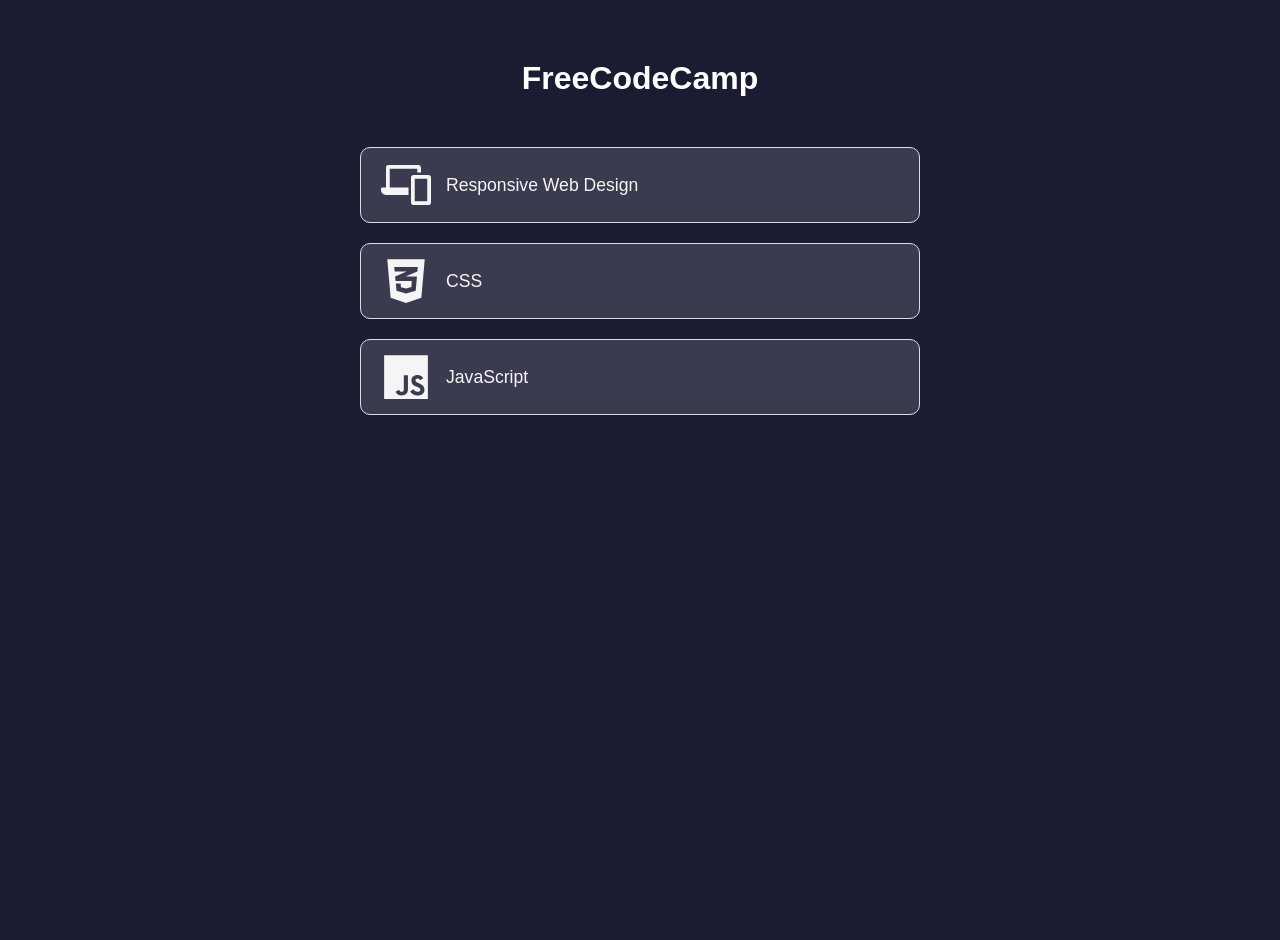
<file: index.html>
<!DOCTYPE html>
<html lang="en">
  <head>
    <meta charset="UTF-8">
    <meta name="viewport" content="width=device-width, initial-scale=1">
    <link rel="stylesheet" href="./public/css/styles.css">
    <title>FreeCodeCamp Projects</title>
  </head>
  <body>
    <main class="container">
      <h1>FreeCodeCamp</h1>
      <div>
        <ul class="project-list">
          <li>
            <a class="btn" href="./src/Components/courses/responsive-web-design.html">
              <div class="image">
                <svg aria-hidden="true" viewBox="0 0 640 512" xmlns="http://www.w3.org/2000/svg" class="map-icon">
                  <path d="M112 48h352v48h48V32a32.09 32.09 0 00-32-32H96a32.09 32.09 0 00-32 32v256H16a16 16 0 00-16 16v16a64.14 64.14 0 0063.91 64H352v-96H112zm492 80H420a36 36 0 00-36 36v312a36 36 0 0036 36h184a36 36 0 0036-36V164a36 36 0 00-36-36zm-12 336H432V176h160z"/>
                </svg>
                <div class="text">Responsive Web Design</div>
              </div>
            </a>
          </li>
          <li>
            <a class="btn" href="./src/Components/courses/css.html">
              <div class="image">
                <svg xmlns="http://www.w3.org/2000/svg" viewBox="0 0 384 512" class="map-icon">
                  <path d="M0 32l34.9 395.8L192 480l157.1-52.2L384 32H0zm313.1 80l-4.8 47.3L193 208.6l-.3 .1h111.5l-12.8 146.6-98.2 28.7-98.8-29.2-6.4-73.9h48.9l3.2 38.3 52.6 13.3 54.7-15.4 3.7-61.6-166.3-.5v-.1l-.2 .1-3.6-46.3L193.1 162l6.5-2.7H76.7L70.9 112h242.2z"></path>
                </svg>
                <div class="text">CSS</div>
              </div>
            </a>
          </li>
          <li>
            <a class="btn" href="./src/Components/courses/javascript.html">
              <div class="image">
                <svg aria-hidden="true" viewBox="0 0 448 512" xmlns="http://www.w3.org/2000/svg" class="map-icon">
                  <path d="M0 32v448h448V32H0zm243.8 349.4c0 43.6-25.6 63.5-62.9 63.5-33.7 0-53.2-17.4-63.2-38.5l34.3-20.7c6.6 11.7 12.6 21.6 27.1 21.6 13.8 0 22.6-5.4 22.6-26.5V237.7h42.1v143.7zm99.6 63.5c-39.1 0-64.4-18.6-76.7-43l34.3-19.8c9 14.7 20.8 25.6 41.5 25.6 17.4 0 28.6-8.7 28.6-20.8 0-14.4-11.4-19.5-30.7-28l-10.5-4.5c-30.4-12.9-50.5-29.2-50.5-63.5 0-31.6 24.1-55.6 61.6-55.6 26.8 0 46 9.3 59.8 33.7L368 290c-7.2-12.9-15-18-27.1-18-12.3 0-20.1 7.8-20.1 18 0 12.6 7.8 17.7 25.9 25.6l10.5 4.5c35.8 15.3 55.9 31 55.9 66.2 0 37.8-29.8 58.6-69.7 58.6z"/>
                </svg>
                <div class="text">JavaScript</div>
              </div>
            </a>
          </li>
        </ul>
      </div>
    </main>
  </body>
</html>
</file>
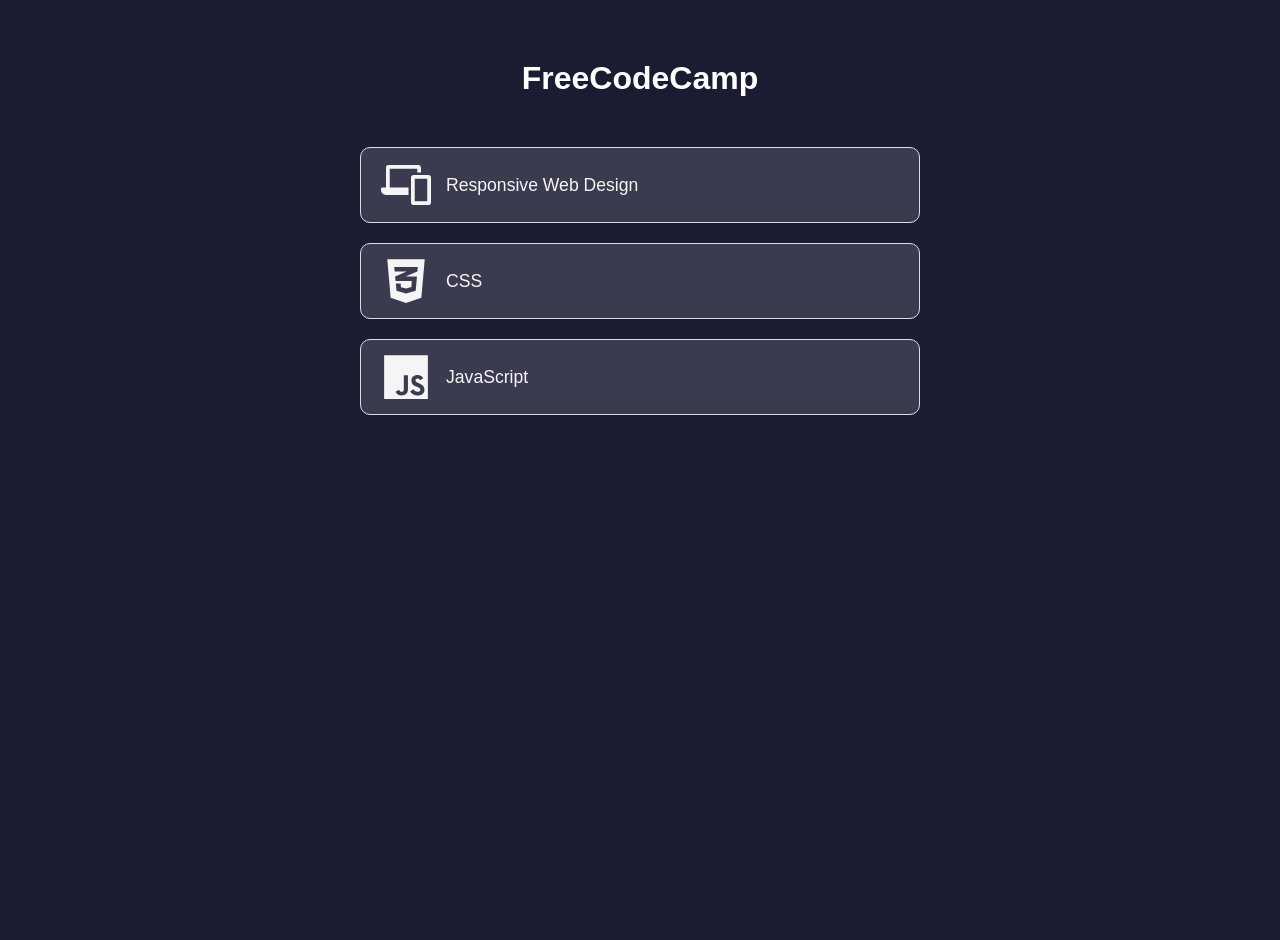
<file: src/index.html>
<!DOCTYPE html>
<html lang="en">
  <head>
    <meta charset="UTF-8">
    <meta name="viewport" content="width=device-width, initial-scale=1">
    <link rel="stylesheet" href="../public/css/styles.css">
    <title>FreeCodeCamp Projects</title>
  </head>
  <body>
    <main class="container">
      <h1>FreeCodeCamp</h1>
      <div>
        <ul class="project-list">
          <li>
            <a class="btn" href="./Components/courses/responsive-web-design.html">
              <div class="image">
                <svg aria-hidden="true" viewBox="0 0 640 512" xmlns="http://www.w3.org/2000/svg" class="map-icon">
                  <path d="M112 48h352v48h48V32a32.09 32.09 0 00-32-32H96a32.09 32.09 0 00-32 32v256H16a16 16 0 00-16 16v16a64.14 64.14 0 0063.91 64H352v-96H112zm492 80H420a36 36 0 00-36 36v312a36 36 0 0036 36h184a36 36 0 0036-36V164a36 36 0 00-36-36zm-12 336H432V176h160z"/>
                </svg>
                <div class="text">Responsive Web Design</div>
              </div>
            </a>
          </li>
          <li>
            <a class="btn" href="./Components/courses/css.html">
              <div class="image">
                <svg xmlns="http://www.w3.org/2000/svg" viewBox="0 0 384 512" class="map-icon">
                  <path d="M0 32l34.9 395.8L192 480l157.1-52.2L384 32H0zm313.1 80l-4.8 47.3L193 208.6l-.3 .1h111.5l-12.8 146.6-98.2 28.7-98.8-29.2-6.4-73.9h48.9l3.2 38.3 52.6 13.3 54.7-15.4 3.7-61.6-166.3-.5v-.1l-.2 .1-3.6-46.3L193.1 162l6.5-2.7H76.7L70.9 112h242.2z"></path>
                </svg>
                <div class="text">CSS</div>
              </div>
            </a>
          </li>
          <li>
            <a class="btn" href="./Components/courses/javascript.html">
              <div class="image">
                <svg aria-hidden="true" viewBox="0 0 448 512" xmlns="http://www.w3.org/2000/svg" class="map-icon">
                  <path d="M0 32v448h448V32H0zm243.8 349.4c0 43.6-25.6 63.5-62.9 63.5-33.7 0-53.2-17.4-63.2-38.5l34.3-20.7c6.6 11.7 12.6 21.6 27.1 21.6 13.8 0 22.6-5.4 22.6-26.5V237.7h42.1v143.7zm99.6 63.5c-39.1 0-64.4-18.6-76.7-43l34.3-19.8c9 14.7 20.8 25.6 41.5 25.6 17.4 0 28.6-8.7 28.6-20.8 0-14.4-11.4-19.5-30.7-28l-10.5-4.5c-30.4-12.9-50.5-29.2-50.5-63.5 0-31.6 24.1-55.6 61.6-55.6 26.8 0 46 9.3 59.8 33.7L368 290c-7.2-12.9-15-18-27.1-18-12.3 0-20.1 7.8-20.1 18 0 12.6 7.8 17.7 25.9 25.6l10.5 4.5c35.8 15.3 55.9 31 55.9 66.2 0 37.8-29.8 58.6-69.7 58.6z"/>
                </svg>
                <div class="text">JavaScript</div>
              </div>
            </a>
          </li>
        </ul>
      </div>
    </main>
  </body>
</html>
</file>
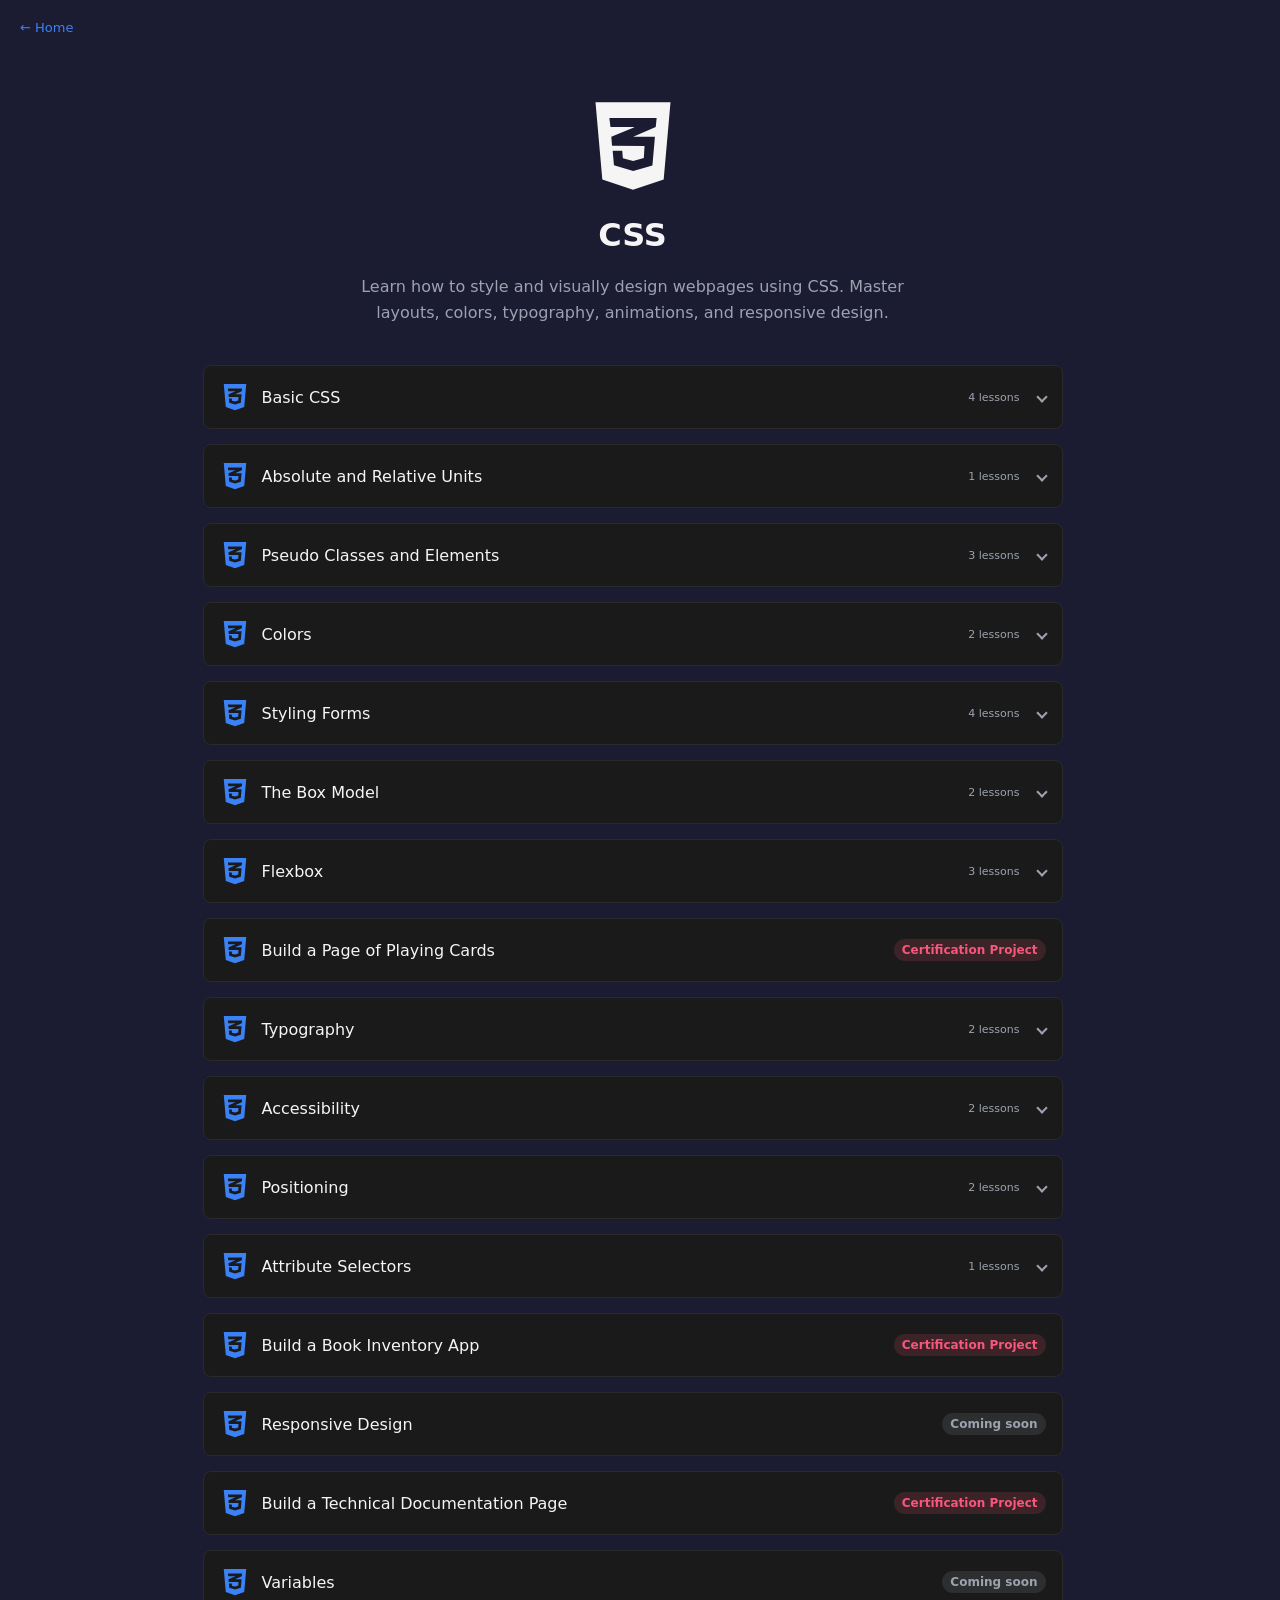
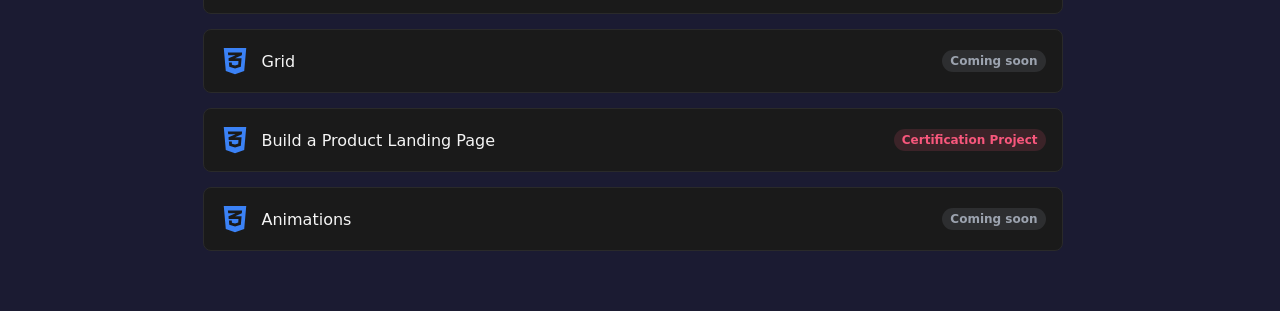
<file: src/Components/courses/css.html>
<!DOCTYPE html>
<html lang="en">
<head>
  <meta charset="UTF-8">
  <meta name="viewport" content="width=device-width, initial-scale=1.0">
  <title>CSS</title>
  <link rel="preconnect" href="https://fonts.googleapis.com">
  <link href="https://fonts.googleapis.com/css2?family=Sora:wght@400;500;600&display=swap" rel="stylesheet">
  <link rel="stylesheet" href="../../../public/css/components/styles.css">
  <style>
    .lesson-count {
      font-size: 11px;
      color: var(--muted);
      margin-right: 4px;
    }
  </style>
</head>
<body>
  <nav class="course-nav">
    <a href="../../../index.html" class="back-home">← Home</a>
  </nav>
  <main class="course-container">

    <section class="course-header">
      <svg xmlns="http://www.w3.org/2000/svg" viewBox="0 0 384 512" class="cert-header-icon">
        <path d="M0 32l34.9 395.8L192 480l157.1-52.2L384 32H0zm313.1 80l-4.8 47.3L193 208.6l-.3 .1h111.5l-12.8 146.6-98.2 28.7-98.8-29.2-6.4-73.9h48.9l3.2 38.3 52.6 13.3 54.7-15.4 3.7-61.6-166.3-.5v-.1l-.2 .1-3.6-46.3L193.1 162l6.5-2.7H76.7L70.9 112h242.2z"></path>
      </svg>
      <h1>CSS</h1>
      <p>
        Learn how to style and visually design webpages using CSS.
        Master layouts, colors, typography, animations, and responsive design.
      </p>
    </section>

    <section class="course-content"></section>

  </main>

  <script src="../../js/CourseRenderer.js"></script>
  <script src="../../js/basicCSS.js"></script>
</body>
</html>
</file>
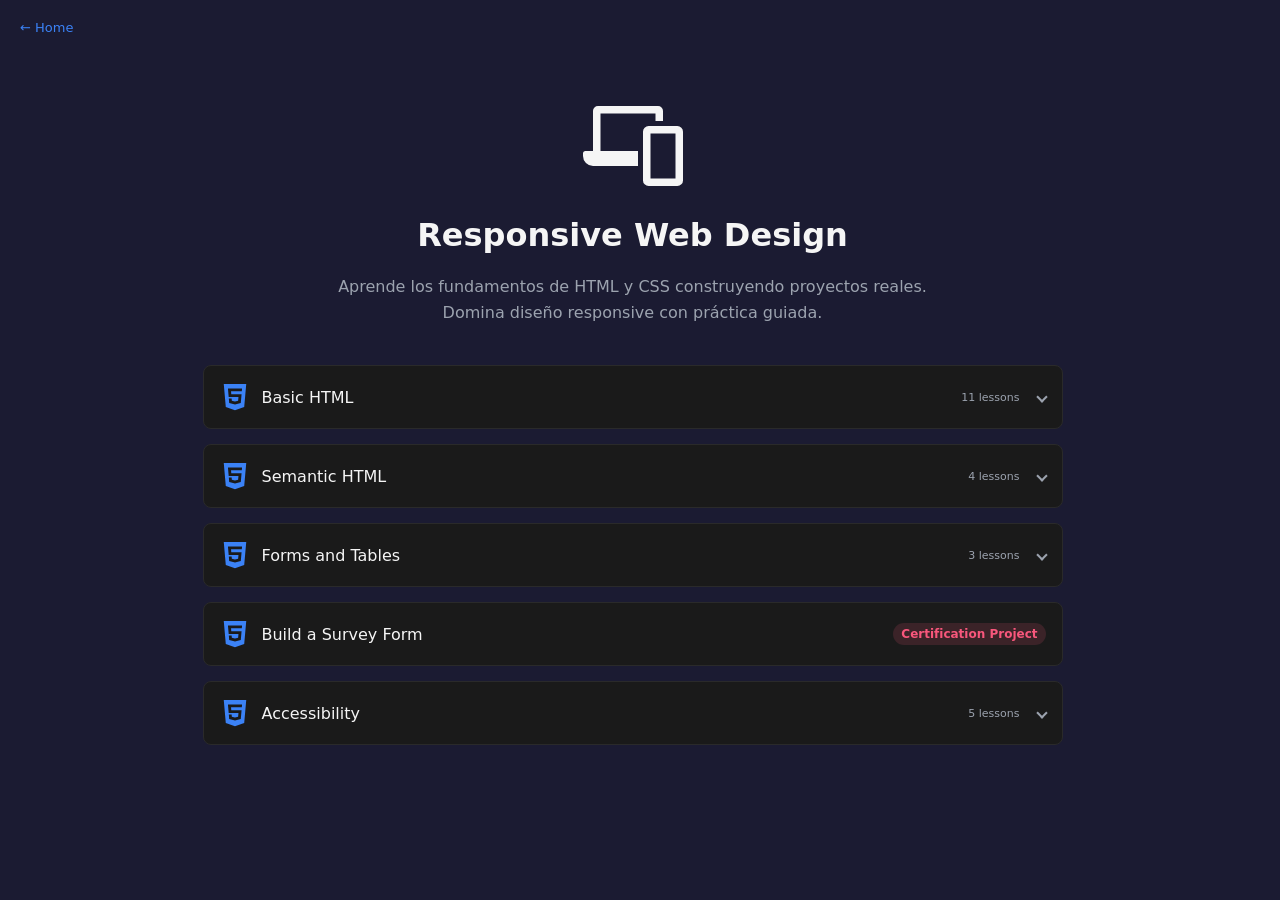
<file: src/Components/courses/responsive-web-design.html>
<!DOCTYPE html>
<html lang="es">
<head>
  <meta charset="UTF-8">
  <meta name="viewport" content="width=device-width, initial-scale=1.0">
  <title>Responsive Web Design</title>
  <link rel="preconnect" href="https://fonts.googleapis.com">
  <link href="https://fonts.googleapis.com/css2?family=Sora:wght@400;500;600&display=swap" rel="stylesheet">
  <link rel="stylesheet" href="../../../public/css/components/styles.css">
  <style>
    .lesson-count {
      font-size: 11px;
      color: var(--muted);
      margin-right: 4px;
    }
  </style>
</head>
<body>
  <nav class="course-nav">
    <a href="../../../index.html" class="back-home">← Home</a>
  </nav>
  <main class="course-container">

    <!-- Header -->
    <section class="course-header">
      <svg aria-hidden="true" viewBox="0 0 640 512" xmlns="http://www.w3.org/2000/svg" class="cert-header-icon">
        <path d="M112 48h352v48h48V32a32.09 32.09 0 00-32-32H96a32.09 32.09 0 00-32 32v256H16a16 16 0 00-16 16v16a64.14 64.14 0 0063.91 64H352v-96H112zm492 80H420a36 36 0 00-36 36v312a36 36 0 0036 36h184a36 36 0 0036-36V164a36 36 0 00-36-36zm-12 336H432V176h160z"/>
      </svg>
      <h1>Responsive Web Design</h1>
      <p>
        Aprende los fundamentos de HTML y CSS construyendo proyectos reales.
        Domina diseño responsive con práctica guiada.
      </p>
    </section>

    <!-- Module list -->
    <section class="course-content"></section>

  </main>

  <script src="../../js/CourseRenderer.js"></script>
  <script src="../../js/responsiveWebDesign.js"></script>
</body>
</html>
</file>
<file: public/css/styles.css>
* {
    box-sizing: border-box;
}

body {
    margin: 0;
    font-family: Arial, Helvetica, sans-serif;
    height: 100vh;
    background-color: #1b1b32;
    color: #f5f5f5;
}

.container {
    width: 90%;
    max-width: 600px;
    margin: 40px auto 0 auto; /* margen superior + centrado horizontal */
    padding: 20px;
    text-align: center;
}

h1 {
    text-align: center;
    margin: 0 0 50px 0;
    color: #ffffff;
}

.project-list {
    list-style: none;
    padding: 0;
    margin: 0
}

.project-list li {
    display: list-item;
    margin-bottom: 20px;
}

.project-list .btn {
    display: flex;
    align-items: center;
    gap: 20px;
    
    text-decoration: none;
    color: inherit;

    padding: 12px 20px;
    border-radius: 10px;
    background-color: #3b3b4f;
    border: 1px solid #dcdcdc;

    transition: all 0.3s ease;
}

.project-list .btn:hover {
    background: #dcdcdc;
}
.project-list .btn:hover .map-icon {
    fill: #1b1b32;
}
.project-list .btn:hover .text {
    color: #1b1b32;
}

.image {
    display: flex;
    justify-content: space-between;
    align-items: center;
    gap: 15px;
}

.map-icon {
    width: 50px;   /* tamaño visible */
    height: 50px;
    flex-shrink: 0; /* no se achique */
    fill: #f5f5f5;  /* color del icono */
}

.text {
    font-size: 1.1rem;
    width: 100%;
    color: #f5f5f5;
    white-space: nowrap;
    overflow: hidden;
    text-overflow: ellipsis;
}
</file>
<file: public/css/components/styles.css>
:root {
  --bg: #1b1b32;
  --card: #1a1a1a;
  --border: #2a2a2a;
  --text: #f5f5f5;
  --muted: #9ca3af;
  --accent: #3b82f6;
  --workshop: #22c55e;
  --lab: #f59e0b;
  --certification: #f8577c;
}

* {
  box-sizing: border-box;
}

html {
  scrollbar-gutter: stable;
}

body {
  margin: 0;
  font-family: system-ui, -apple-system, BlinkMacSystemFont, sans-serif;
  background-color: var(--bg);
  color: var(--text);
}

.back-home {
  display: inline-block;
  margin: 20px 20px 0;
  color: var(--accent);
  text-decoration: none;
  font-size: 13px;
  font-weight: 500;
}
.back-home:hover { text-decoration: underline; }

.course-container {
  max-width: 900px;
  margin: 60px auto;
  padding: 0 20px;
}

/* HEADER */
.course-header {
  margin-bottom: 40px;
}

.cert-header-icon {
  height: 100px;
  width: 100px;
  fill: var(--text);
  display: block;
  margin: auto;
}

.course-header h1 {
  text-align: center;
  margin: 20px 0;
  font-size: 2rem;
}

.course-header p {
  margin: 0 auto 20px;
  text-align: center;
  color: var(--muted);
  line-height: 1.6;
  max-width: 600px;
}

/* ===== MODULE ===== */

.module {
  background: var(--card);
  border: 1px solid var(--border);
  border-radius: 8px;
  margin-bottom: 15px;
  overflow: hidden;
  transition: 0.2s ease;
}

.module summary {
  list-style: none;
  cursor: pointer;
  padding: 16px;
  display: flex;
  justify-content: space-between;
  align-items: center;
}

.module summary::-webkit-details-marker {
  display: none;
}

.module:hover {
  border-color: var(--accent);
}

.module-left {
  display: flex;
  align-items: center;
  gap: 12px;
}

.map-icon {
  width: 30px;
  height: 30px;
  fill: var(--accent);
}

.module-title {
  font-weight: 500;
}

.module-right {
  display: flex;
  align-items: center;
  gap: 10px;
}

/* ARROWS */
.arrow {
  width: 8px;
  height: 8px;
  border-right: 2px solid var(--muted);
  border-bottom: 2px solid var(--muted);
  transform: rotate(45deg);
  transition: transform 0.25s ease;
  margin-left: 4px;
}

.module[open] .arrow {
  transform: rotate(-135deg);
}
.module[open] summary {
  border-bottom: 1px solid var(--border);
}

/* BADGE */
.badge {
  font-size: 0.75rem;
  padding: 4px 8px;
  border-radius: 999px;
  font-weight: 600;
}

.workshop {
  background: rgba(34, 197, 94, 0.15);
  color: var(--workshop);
}

.lab {
  background: rgba(245, 158, 11, 0.15);
  color: var(--lab);
}

.certification {
  background: rgba(248, 87, 124, 0.15);
  color: var(--certification);
}

.coming-soon {
  background: rgba(156, 163, 175, 0.15);
  color: var(--muted);
}

/* ===== UNORDERED LIST ===== */

.module ul {
  list-style: none;
  margin: 0;
  padding: 0;
}

.module ul li {
  margin: 0;
  font-size: 0.9rem;
}

/* ===== LESSON LIST ===== */

.lesson {
  padding: 16px 50px;
  background: var(--card);
  cursor: pointer;
  transition: background 0.2s ease;
  border: 0;
}

.lesson:hover {
  background: #242454;
}

.lesson-icon {
  width: 18px;
  height: 18px;
}

.lesson-link {
  color: inherit;
  text-decoration: none;
  display: flex;
  justify-content: space-between;
  align-items: center;
  width: 100%;
}

.lesson-count {
  font-size: 11px;
  color: var(--muted);
  margin-right: 4px;
}

.module-link {
  display: flex;
  justify-content: space-between;
  align-items: center;
  padding: 16px;
  color: inherit;
  text-decoration: none;
  cursor: pointer;
}

.module-summary {
  display: flex;
  justify-content: space-between;
  align-items: center;
  padding: 16px;
}

.lesson-last-visited > .lesson-link {
  background: rgba(79, 142, 247, 0.12);
  border-left: 3px solid var(--accent);
}
</file>
